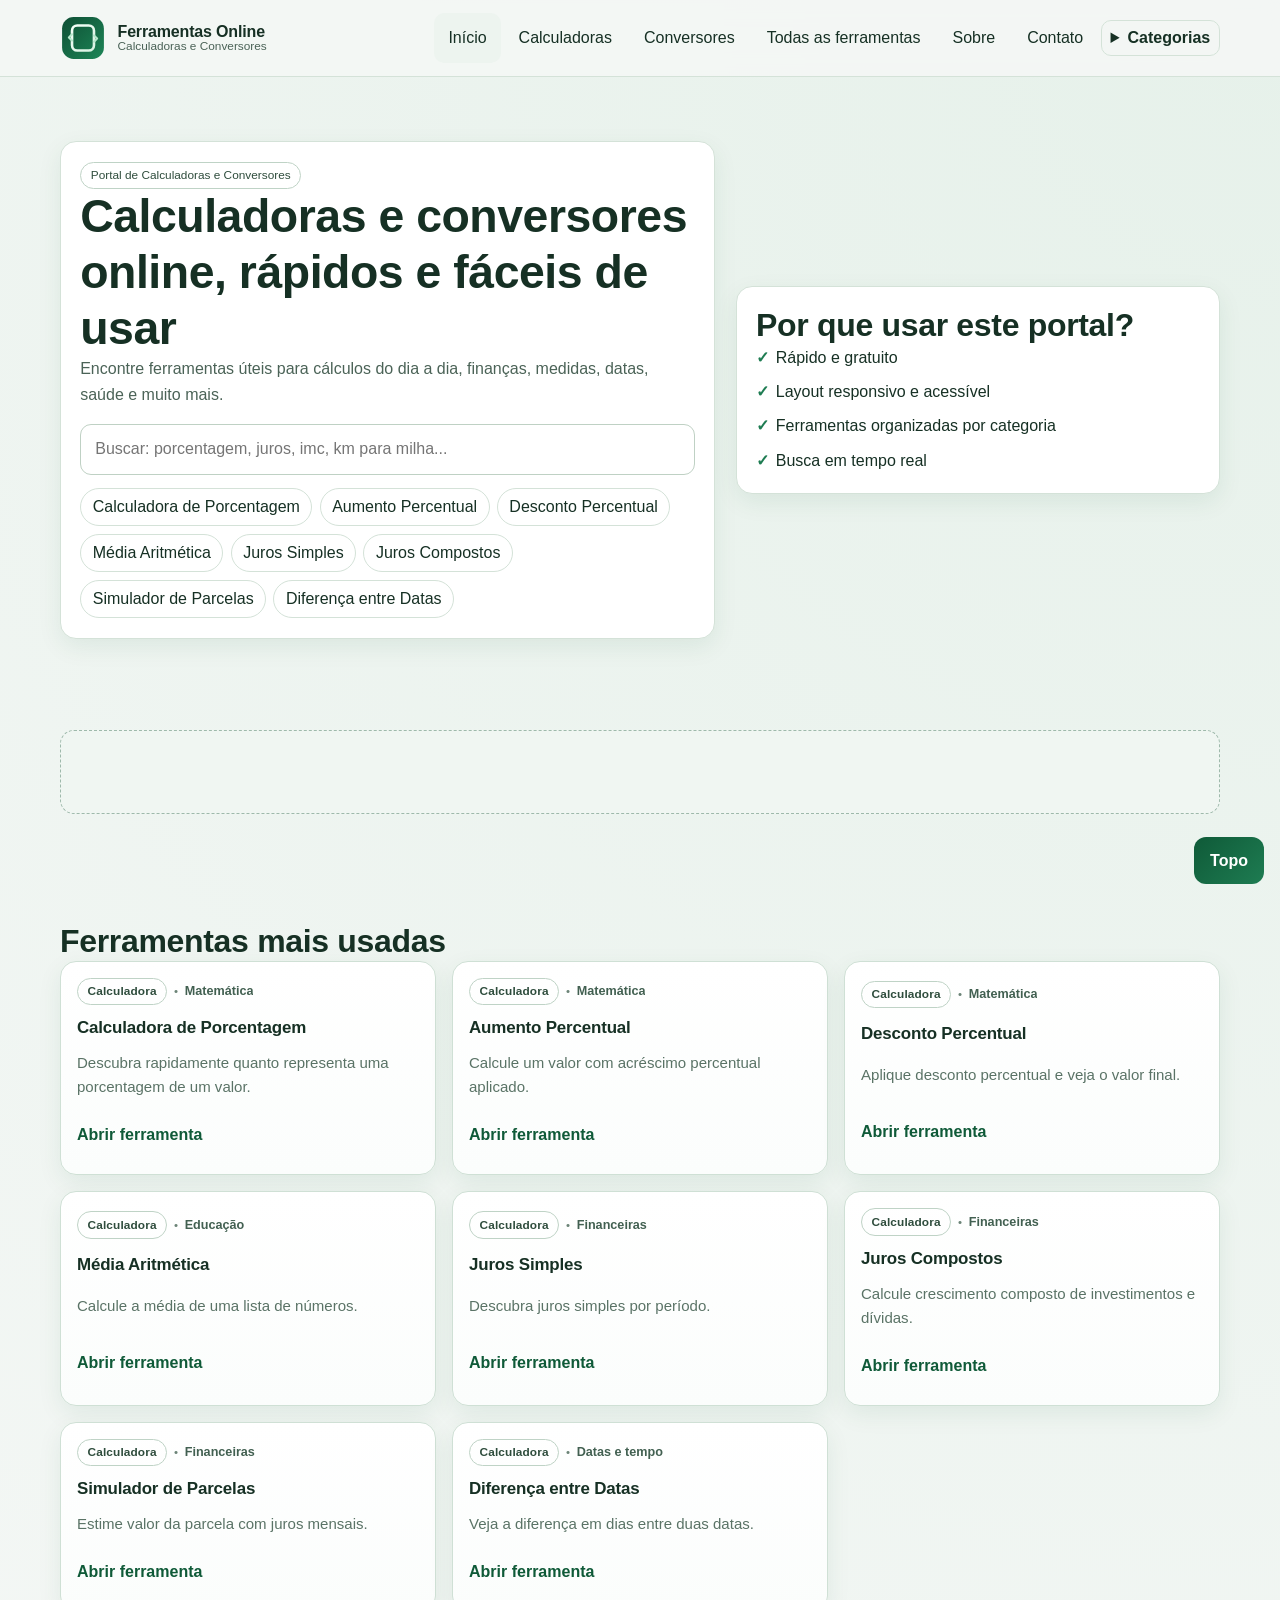
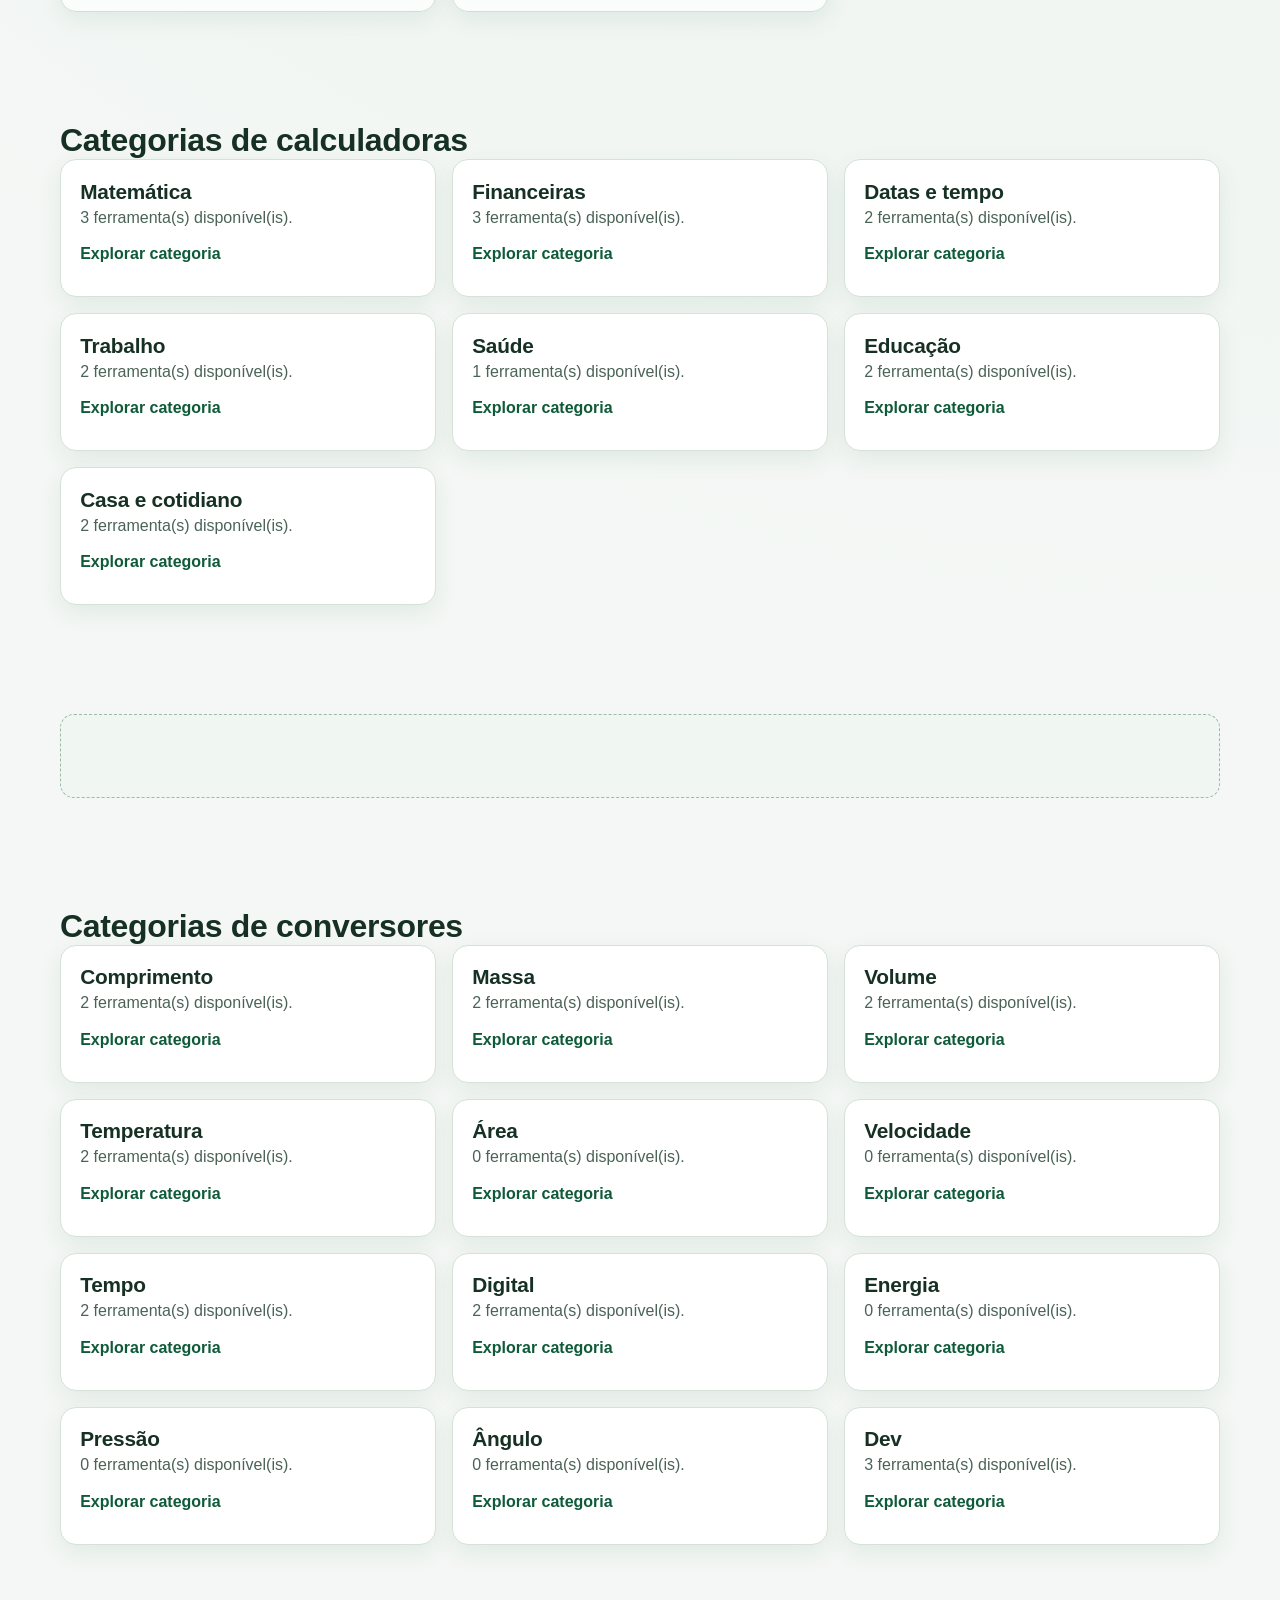
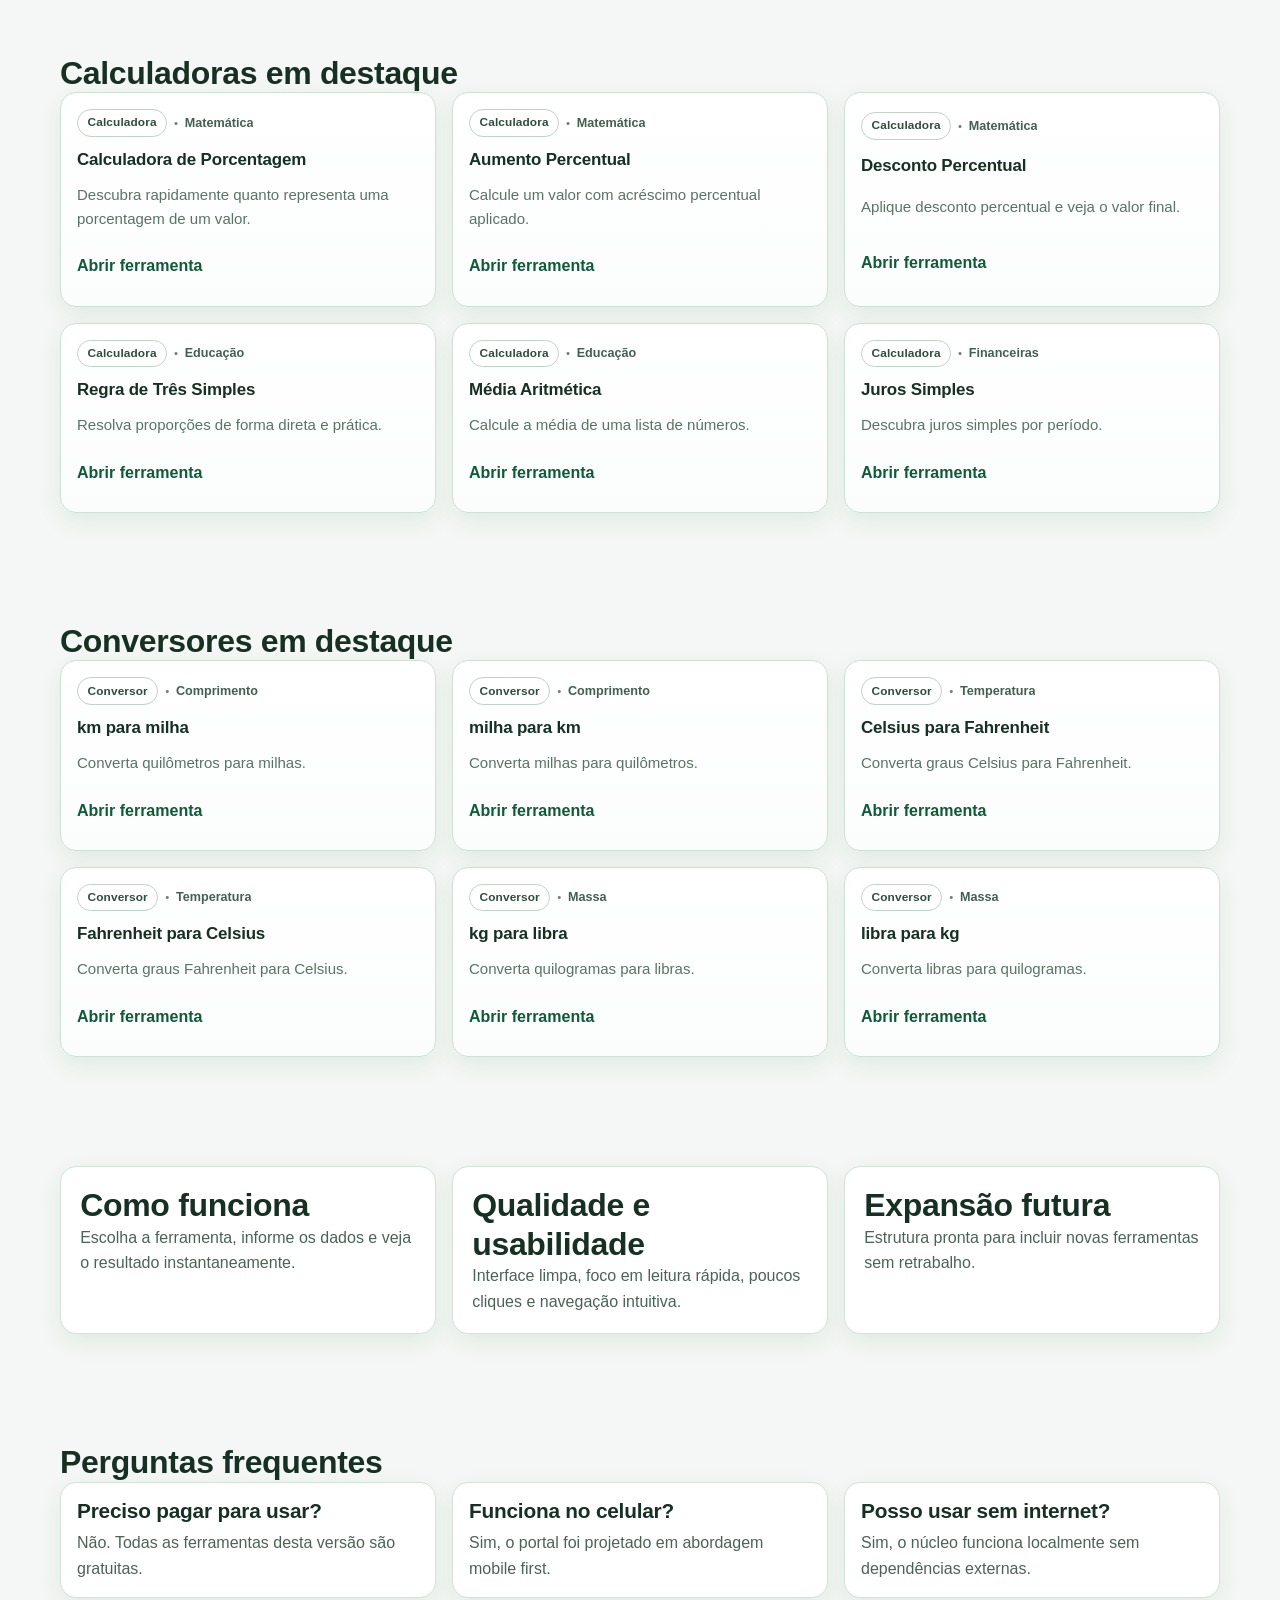
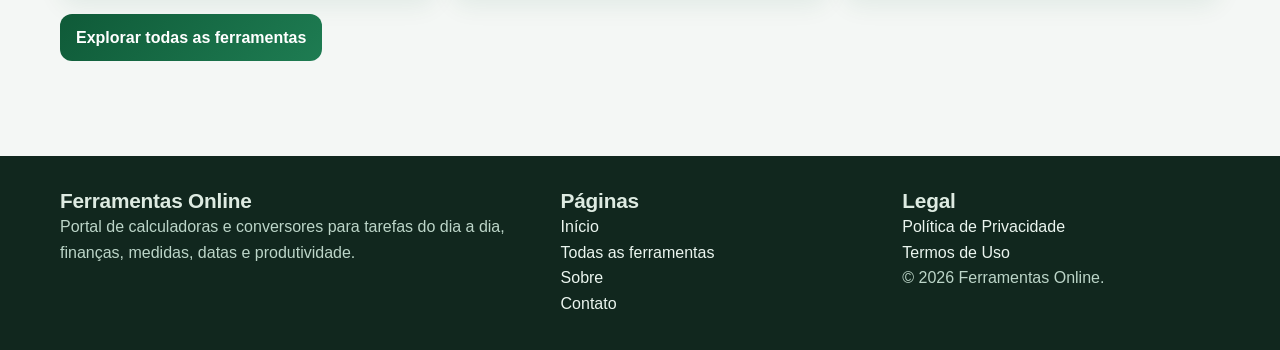
<file: index.html>
﻿<!doctype html>
<html lang="pt-BR">
  <head>
    <meta charset="UTF-8" />
    <meta name="viewport" content="width=device-width, initial-scale=1.0" />
    <title>Ferramentas Online | Calculadoras e Conversores</title>
    <meta
      name="description"
      content="Calculadoras e conversores online rápidos e fáceis de usar para finanças, medidas, datas, saúde e tarefas do dia a dia."
    />
    <meta name="theme-color" content="#0f5a38" />
    <link rel="icon" href="./assets/favicon.svg" type="image/svg+xml" />
    <link rel="stylesheet" href="./css/reset.css" />
    <link rel="stylesheet" href="./css/base.css" />
    <link rel="stylesheet" href="./css/layout.css" />
    <link rel="stylesheet" href="./css/components.css" />
    <link rel="stylesheet" href="./css/responsive.css" />
    <script
      async
      src="https://pagead2.googlesyndication.com/pagead/js/adsbygoogle.js?client=ca-pub-3826501497503920"
      crossorigin="anonymous"
    ></script>
  </head>
  <body data-page="home">
    <header id="site-header"></header>

    <main>
      <section class="hero">
        <div class="container hero-layout">
          <article class="hero-card">
            <span class="tag">Portal de Calculadoras e Conversores</span>
            <h1>Calculadoras e conversores online, rápidos e fáceis de usar</h1>
            <p>
              Encontre ferramentas úteis para cálculos do dia a dia, finanças, medidas, datas, saúde e muito mais.
            </p>

            <div class="search-wrap">
              <label class="visually-hidden" for="homeSearch">Buscar ferramenta</label>
              <input
                id="homeSearch"
                class="search-input"
                type="search"
                placeholder="Buscar: porcentagem, juros, imc, km para milha..."
                autocomplete="off"
                aria-label="Buscar ferramenta"
              />
              <div id="homeSearchSuggestions" class="search-suggestions" hidden></div>
            </div>

            <div id="quickLinks" class="quick-links" aria-label="Atalhos rápidos"></div>
          </article>

          <aside class="panel">
            <h2>Por que usar este portal?</h2>
            <ul class="list-check">
              <li>Rápido e gratuito</li>
              <li>Layout responsivo e acessível</li>
              <li>Ferramentas organizadas por categoria</li>
              <li>Busca em tempo real</li>
            </ul>
          </aside>
        </div>
      </section>

      <section class="section">
        <div class="container ad-slot">
          <ins
            class="adsbygoogle"
            style="display: block"
            data-ad-client="ca-pub-3826501497503920"
            data-ad-slot="1111111111"
            data-ad-format="auto"
            data-full-width-responsive="true"
          ></ins>
          <script>
            (adsbygoogle = window.adsbygoogle || []).push({});
          </script>
        </div>
      </section>

      <section class="section">
        <div class="container">
          <h2>Ferramentas mais usadas</h2>
          <div id="popularTools" class="grid tools"></div>
        </div>
      </section>

      <section class="section">
        <div class="container">
          <h2>Categorias de calculadoras</h2>
          <div id="calculatorCategories" class="grid tools"></div>
        </div>
      </section>

      <section class="section">
        <div class="container ad-slot">
          <ins
            class="adsbygoogle"
            style="display: block"
            data-ad-client="ca-pub-3826501497503920"
            data-ad-slot="2222222222"
            data-ad-format="auto"
            data-full-width-responsive="true"
          ></ins>
          <script>
            (adsbygoogle = window.adsbygoogle || []).push({});
          </script>
        </div>
      </section>

      <section class="section">
        <div class="container">
          <h2>Categorias de conversores</h2>
          <div id="converterCategories" class="grid tools"></div>
        </div>
      </section>

      <section class="section">
        <div class="container">
          <h2>Calculadoras em destaque</h2>
          <div id="calculatorHighlights" class="grid tools"></div>
        </div>
      </section>

      <section class="section">
        <div class="container">
          <h2>Conversores em destaque</h2>
          <div id="converterHighlights" class="grid tools"></div>
        </div>
      </section>

      <section class="section">
        <div class="container grid tools">
          <article class="panel">
            <h2>Como funciona</h2>
            <p>Escolha a ferramenta, informe os dados e veja o resultado instantaneamente.</p>
          </article>
          <article class="panel">
            <h2>Qualidade e usabilidade</h2>
            <p>Interface limpa, foco em leitura rápida, poucos cliques e navegação intuitiva.</p>
          </article>
          <article class="panel">
            <h2>Expansão futura</h2>
            <p>Estrutura pronta para incluir novas ferramentas sem retrabalho.</p>
          </article>
        </div>
      </section>

      <section class="section">
        <div class="container">
          <h2>Perguntas frequentes</h2>
          <div class="grid tools">
            <article class="faq-item">
              <h3>Preciso pagar para usar?</h3>
              <p>Não. Todas as ferramentas desta versão são gratuitas.</p>
            </article>
            <article class="faq-item">
              <h3>Funciona no celular?</h3>
              <p>Sim, o portal foi projetado em abordagem mobile first.</p>
            </article>
            <article class="faq-item">
              <h3>Posso usar sem internet?</h3>
              <p>Sim, o núcleo funciona localmente sem dependências externas.</p>
            </article>
          </div>
          <p style="margin-top: 1rem">
            <a class="btn" href="./pages/ferramentas.html">Explorar todas as ferramentas</a>
          </p>
        </div>
      </section>
    </main>

    <footer id="site-footer"></footer>
    <button id="scrollTopBtn" aria-label="Voltar ao topo"></button>

    <script type="module" src="./js/main.js"></script>
  </body>
</html>
</file>
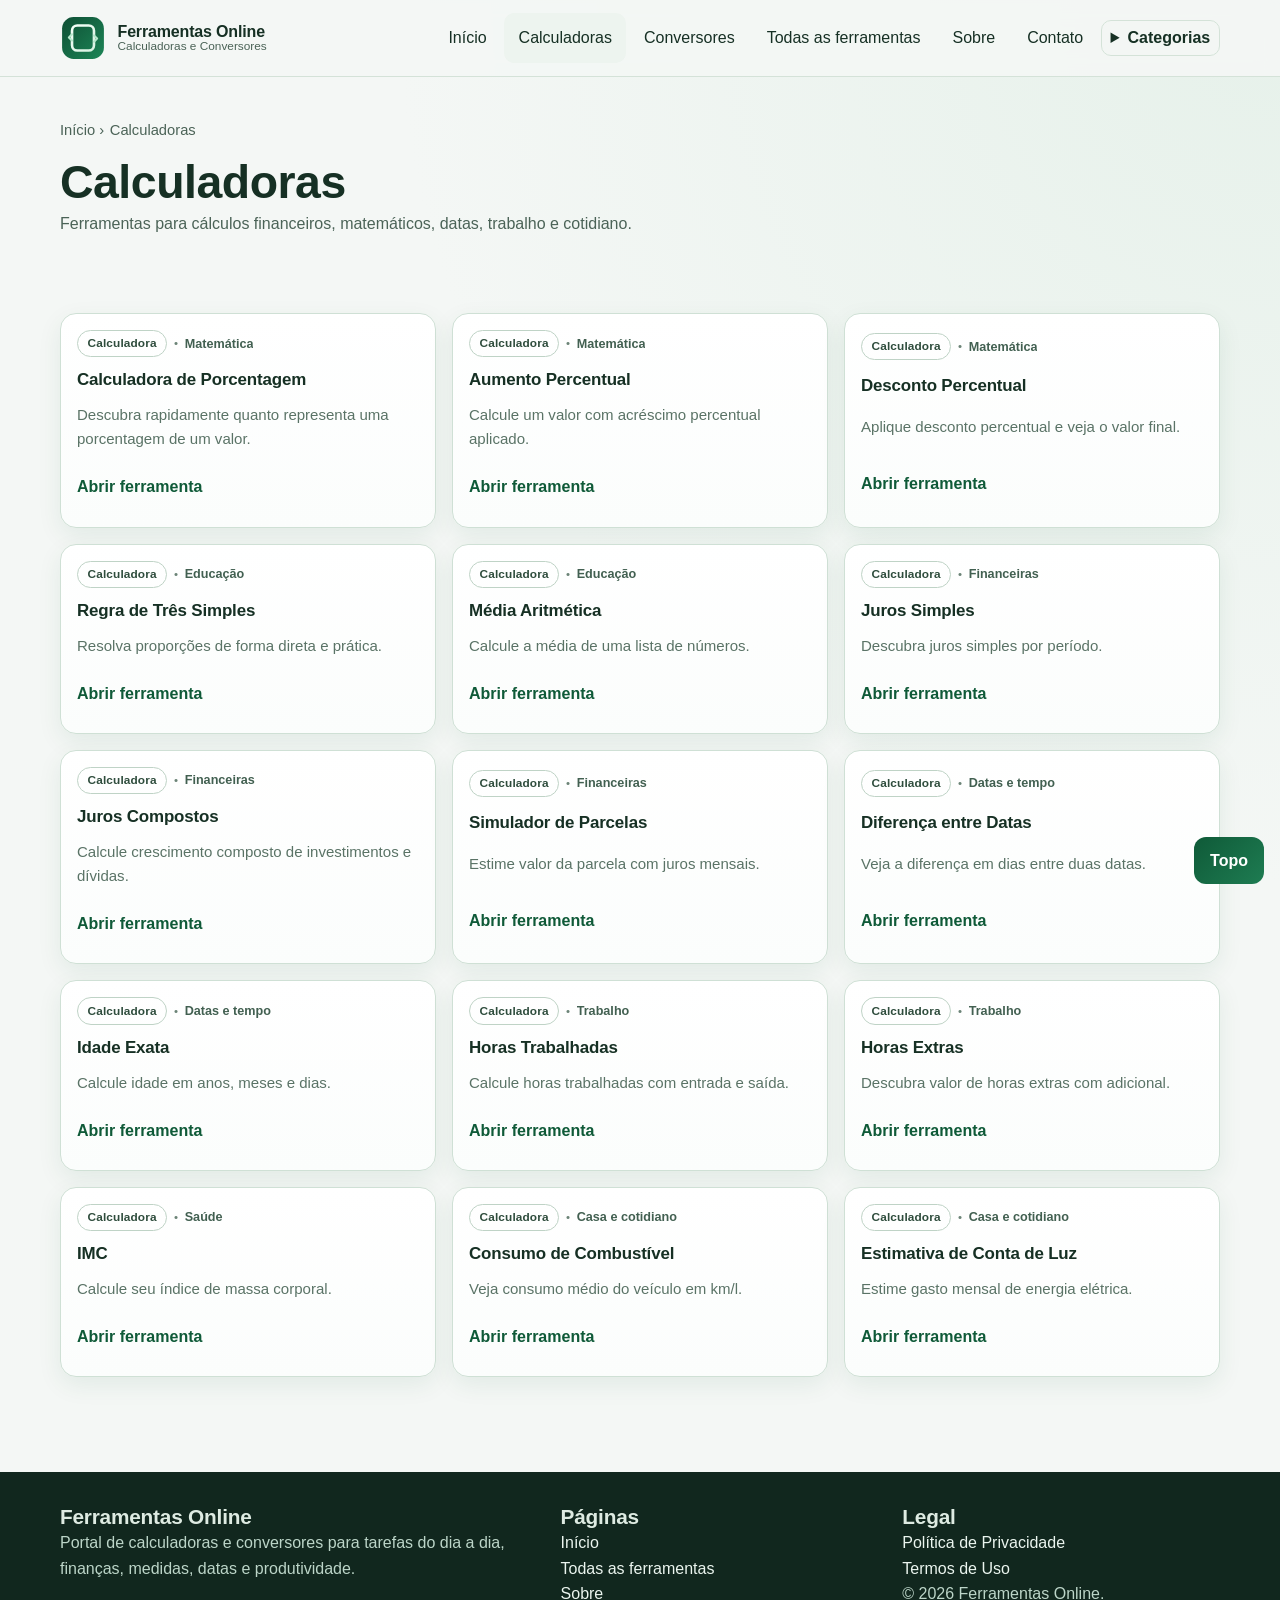
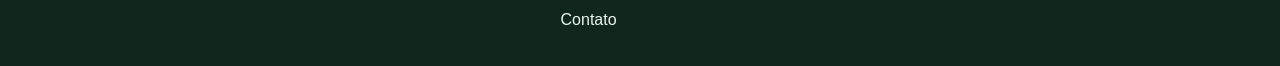
<file: pages/calculadoras.html>
﻿<!doctype html>
<html lang="pt-BR">
  <head>
    <meta charset="UTF-8" />
    <meta name="viewport" content="width=device-width, initial-scale=1.0" />
    <title>Calculadoras Online | Ferramentas Online</title>
    <meta name="description" content="Lista de calculadoras online para porcentagem, juros, datas, saúde e produtividade." />
    <link rel="icon" href="../assets/favicon.svg" type="image/svg+xml" />
    <link rel="stylesheet" href="../css/reset.css" />
    <link rel="stylesheet" href="../css/base.css" />
    <link rel="stylesheet" href="../css/layout.css" />
    <link rel="stylesheet" href="../css/components.css" />
    <link rel="stylesheet" href="../css/responsive.css" />
  </head>
  <body data-page="calculators" data-breadcrumb="Calculadoras">
    <header id="site-header"></header>
    <main>
      <section class="page-hero">
        <div class="container">
          <nav id="breadcrumb"></nav>
          <h1 id="categoryTitle">Calculadoras</h1>
          <p>Ferramentas para cálculos financeiros, matemáticos, datas, trabalho e cotidiano.</p>
        </div>
      </section>
      <section class="section">
        <div class="container">
          <div id="pageTools" class="grid tools"></div>
        </div>
      </section>
    </main>
    <footer id="site-footer"></footer>
    <button id="scrollTopBtn" aria-label="Voltar ao topo"></button>
    <script type="module" src="../js/main.js"></script>
  </body>
</html>
</file>
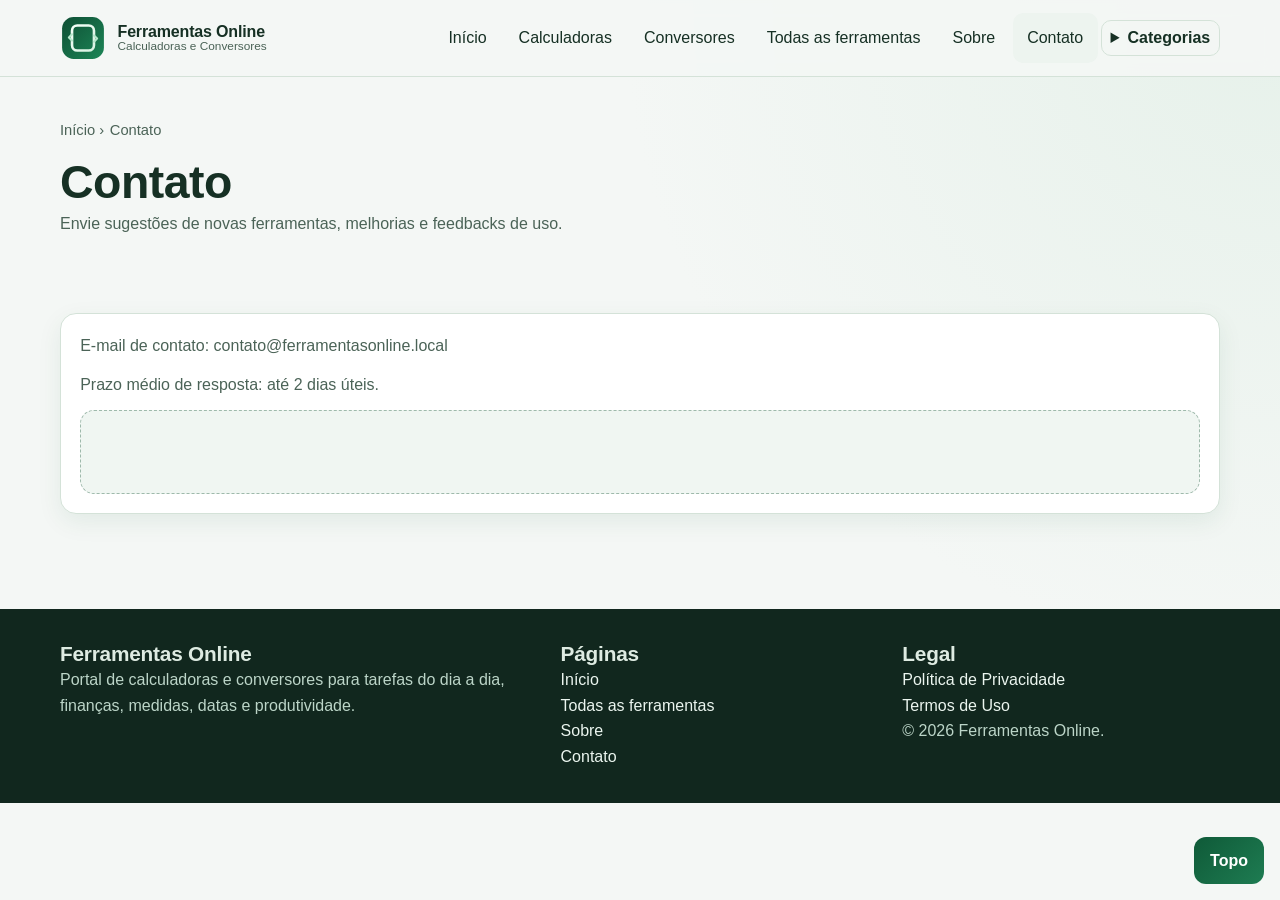
<file: pages/contato.html>
﻿<!doctype html>
<html lang="pt-BR">
  <head>
    <meta charset="UTF-8" />
    <meta name="viewport" content="width=device-width, initial-scale=1.0" />
    <title>Contato | Ferramentas Online</title>
    <meta name="description" content="Página de contato do projeto Ferramentas Online." />
    <link rel="icon" href="../assets/favicon.svg" type="image/svg+xml" />
    <link rel="stylesheet" href="../css/reset.css" />
    <link rel="stylesheet" href="../css/base.css" />
    <link rel="stylesheet" href="../css/layout.css" />
    <link rel="stylesheet" href="../css/components.css" />
    <link rel="stylesheet" href="../css/responsive.css" />
    <script
      async
      src="https://pagead2.googlesyndication.com/pagead/js/adsbygoogle.js?client=ca-pub-3826501497503920"
      crossorigin="anonymous"
    ></script>
  </head>
  <body data-page="contact" data-breadcrumb="Contato">
    <header id="site-header"></header>
    <main>
      <section class="page-hero">
        <div class="container">
          <nav id="breadcrumb"></nav>
          <h1>Contato</h1>
          <p>Envie sugestões de novas ferramentas, melhorias e feedbacks de uso.</p>
        </div>
      </section>
      <section class="section">
        <div class="container panel content-text">
          <p>E-mail de contato: <a href="mailto:contato@ferramentasonline.local">contato@ferramentasonline.local</a></p>
          <p>Prazo médio de resposta: até 2 dias úteis.</p>
          <div class="ad-slot">
            <ins
              class="adsbygoogle"
              style="display: block"
              data-ad-client="ca-pub-3826501497503920"
              data-ad-slot="3333333333"
              data-ad-format="auto"
              data-full-width-responsive="true"
            ></ins>
            <script>
              (adsbygoogle = window.adsbygoogle || []).push({});
            </script>
          </div>
        </div>
      </section>
    </main>
    <footer id="site-footer"></footer>
    <button id="scrollTopBtn" aria-label="Voltar ao topo"></button>
    <script type="module" src="../js/main.js"></script>
  </body>
</html>
</file>
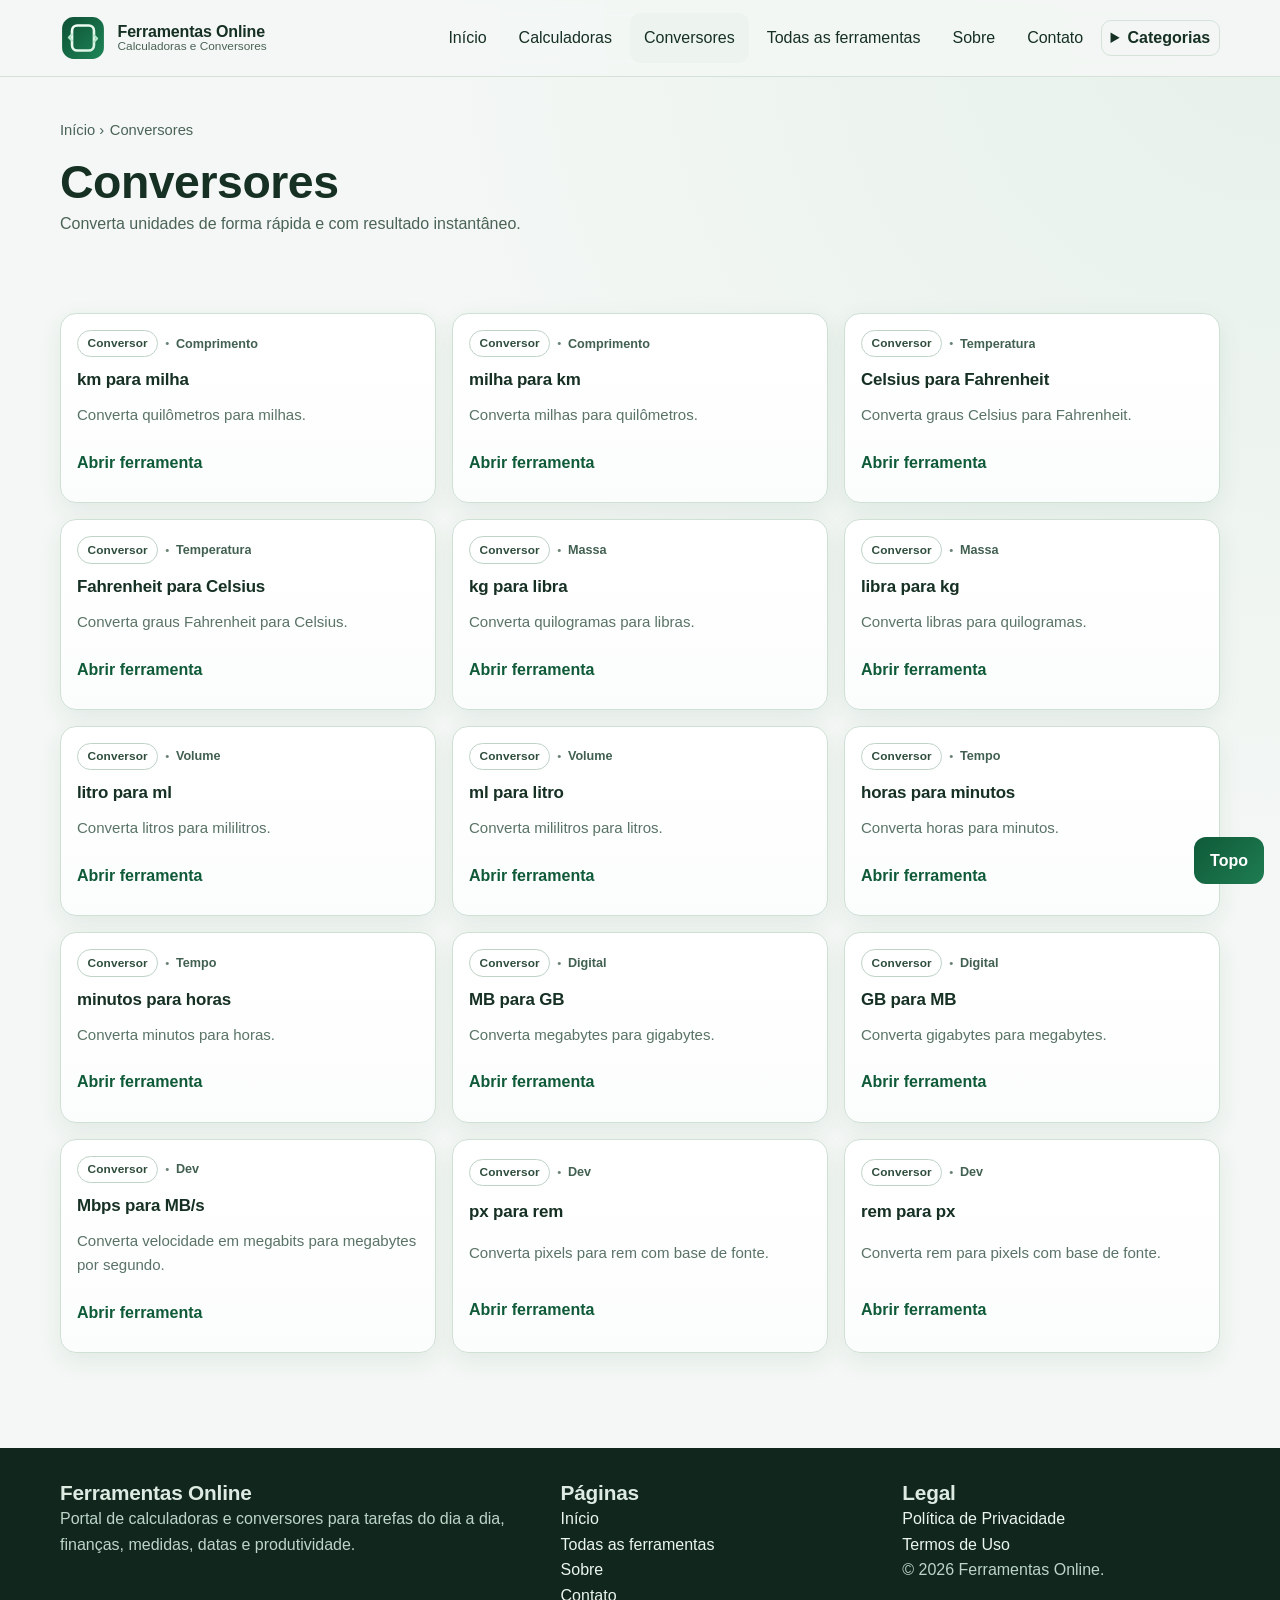
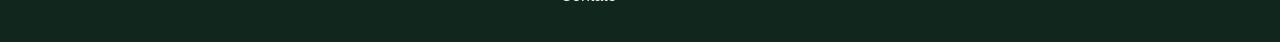
<file: pages/conversores.html>
﻿<!doctype html>
<html lang="pt-BR">
  <head>
    <meta charset="UTF-8" />
    <meta name="viewport" content="width=device-width, initial-scale=1.0" />
    <title>Conversores Online | Ferramentas Online</title>
    <meta name="description" content="Conversores online de medidas, temperatura, massa, digital e utilidades para dev." />
    <link rel="icon" href="../assets/favicon.svg" type="image/svg+xml" />
    <link rel="stylesheet" href="../css/reset.css" />
    <link rel="stylesheet" href="../css/base.css" />
    <link rel="stylesheet" href="../css/layout.css" />
    <link rel="stylesheet" href="../css/components.css" />
    <link rel="stylesheet" href="../css/responsive.css" />
  </head>
  <body data-page="converters" data-breadcrumb="Conversores">
    <header id="site-header"></header>
    <main>
      <section class="page-hero">
        <div class="container">
          <nav id="breadcrumb"></nav>
          <h1 id="categoryTitle">Conversores</h1>
          <p>Converta unidades de forma rápida e com resultado instantâneo.</p>
        </div>
      </section>
      <section class="section">
        <div class="container">
          <div id="pageTools" class="grid tools"></div>
        </div>
      </section>
    </main>
    <footer id="site-footer"></footer>
    <button id="scrollTopBtn" aria-label="Voltar ao topo"></button>
    <script type="module" src="../js/main.js"></script>
  </body>
</html>
</file>
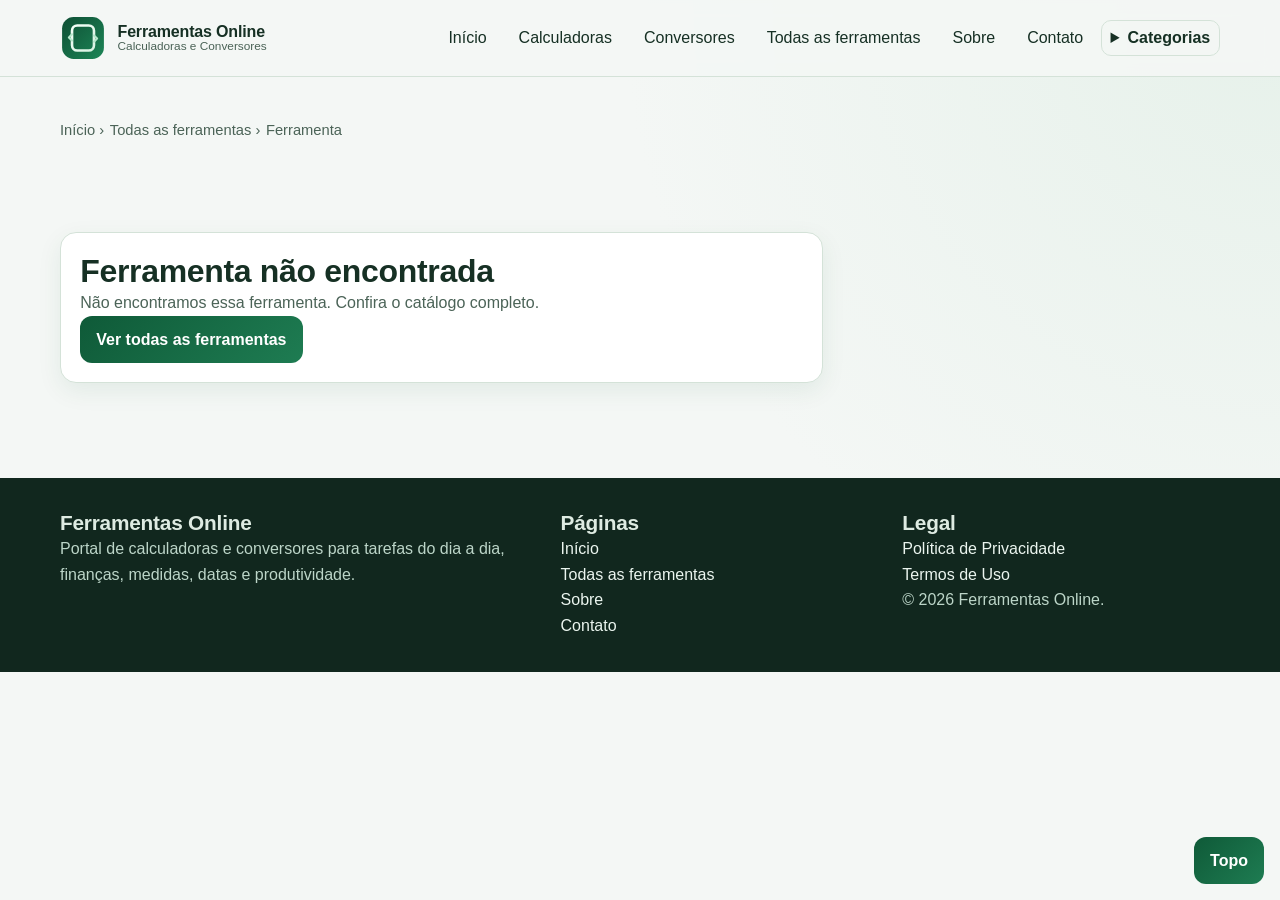
<file: pages/ferramenta.html>
﻿<!doctype html>
<html lang="pt-BR">
  <head>
    <meta charset="UTF-8" />
    <meta name="viewport" content="width=device-width, initial-scale=1.0" />
    <title>Ferramenta | Ferramentas Online</title>
    <meta name="description" content="Use calculadoras e conversores com explicação simples e resultado instantâneo." />
    <link rel="icon" href="../assets/favicon.svg" type="image/svg+xml" />
    <link rel="stylesheet" href="../css/reset.css" />
    <link rel="stylesheet" href="../css/base.css" />
    <link rel="stylesheet" href="../css/layout.css" />
    <link rel="stylesheet" href="../css/components.css" />
    <link rel="stylesheet" href="../css/responsive.css" />
  </head>
  <body data-page="tool" data-breadcrumb="Todas as ferramentas|Ferramenta">
    <header id="site-header"></header>
    <main>
      <section class="page-hero">
        <div class="container">
          <nav id="breadcrumb"></nav>
        </div>
      </section>
      <section class="section">
        <div class="container page-layout" id="toolDetail"></div>
      </section>
    </main>
    <footer id="site-footer"></footer>
    <button id="scrollTopBtn" aria-label="Voltar ao topo"></button>
    <script type="module" src="../js/main.js"></script>
  </body>
</html>
</file>
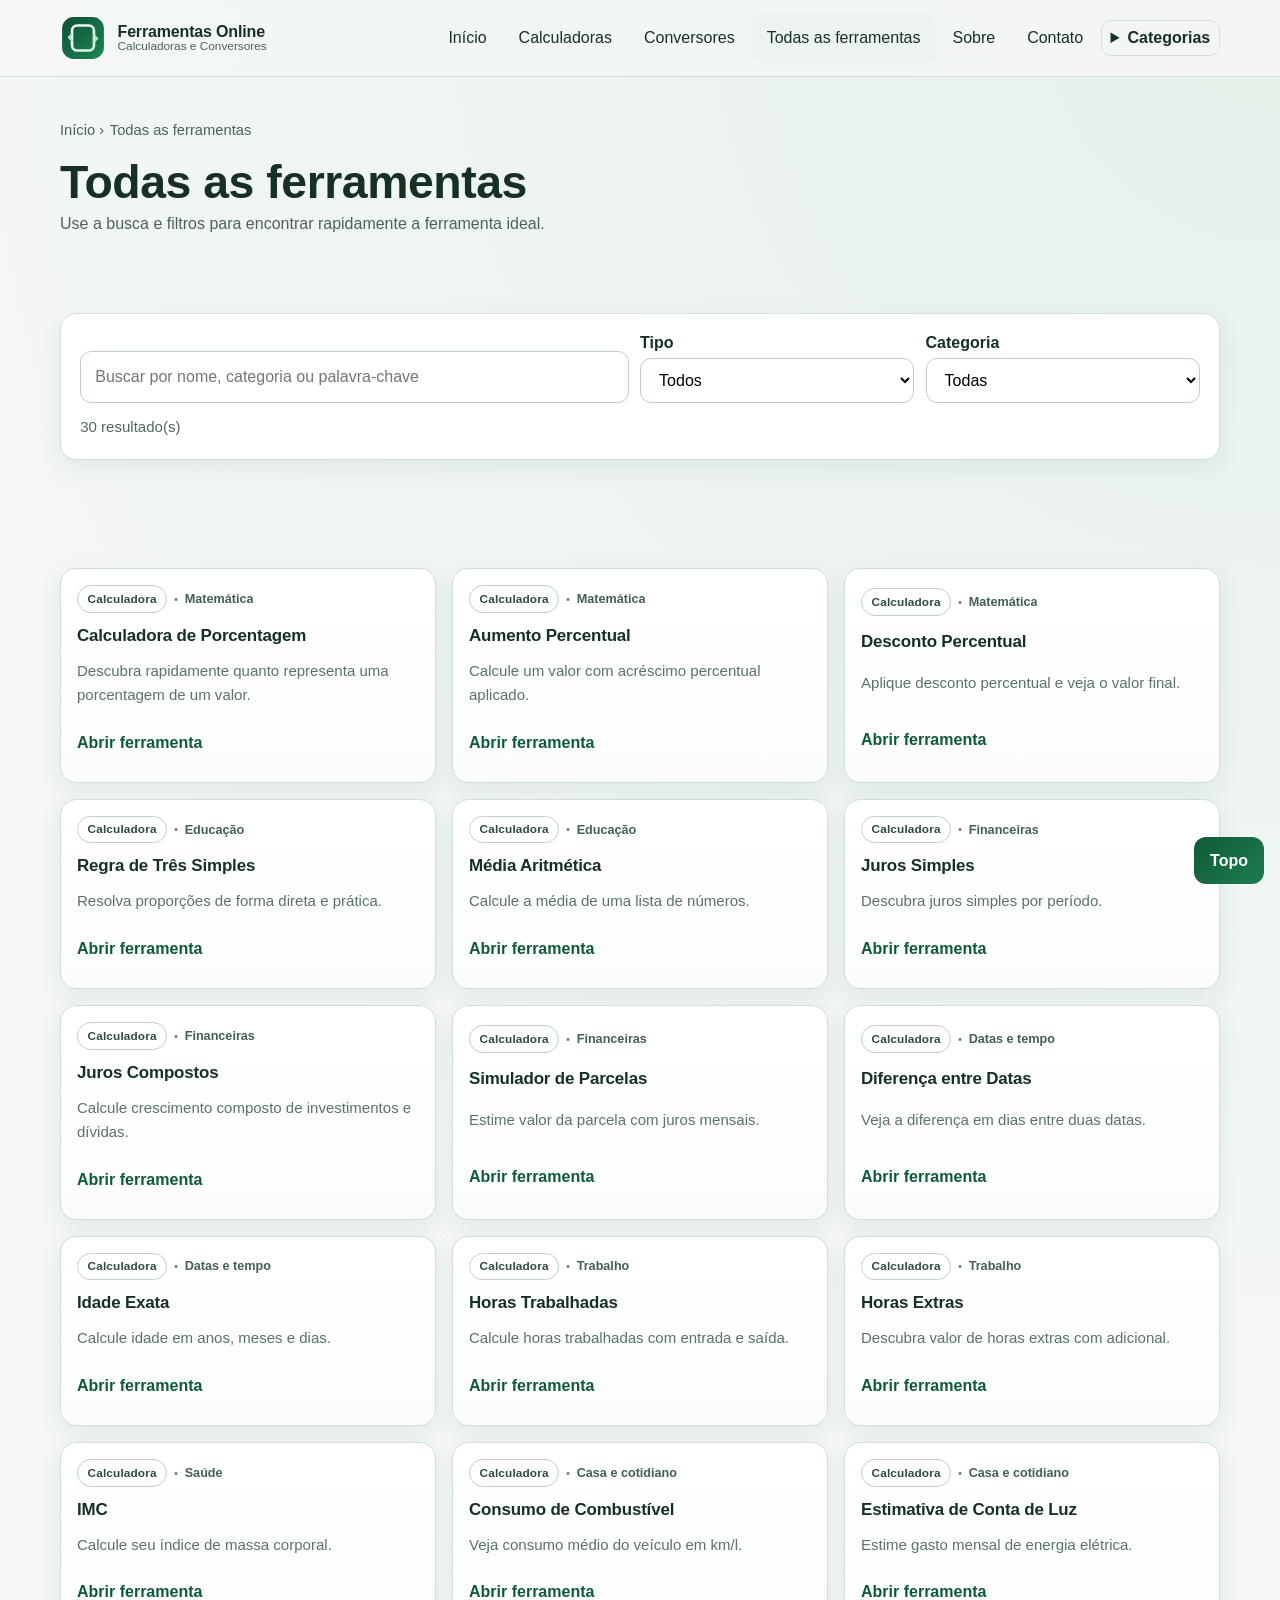
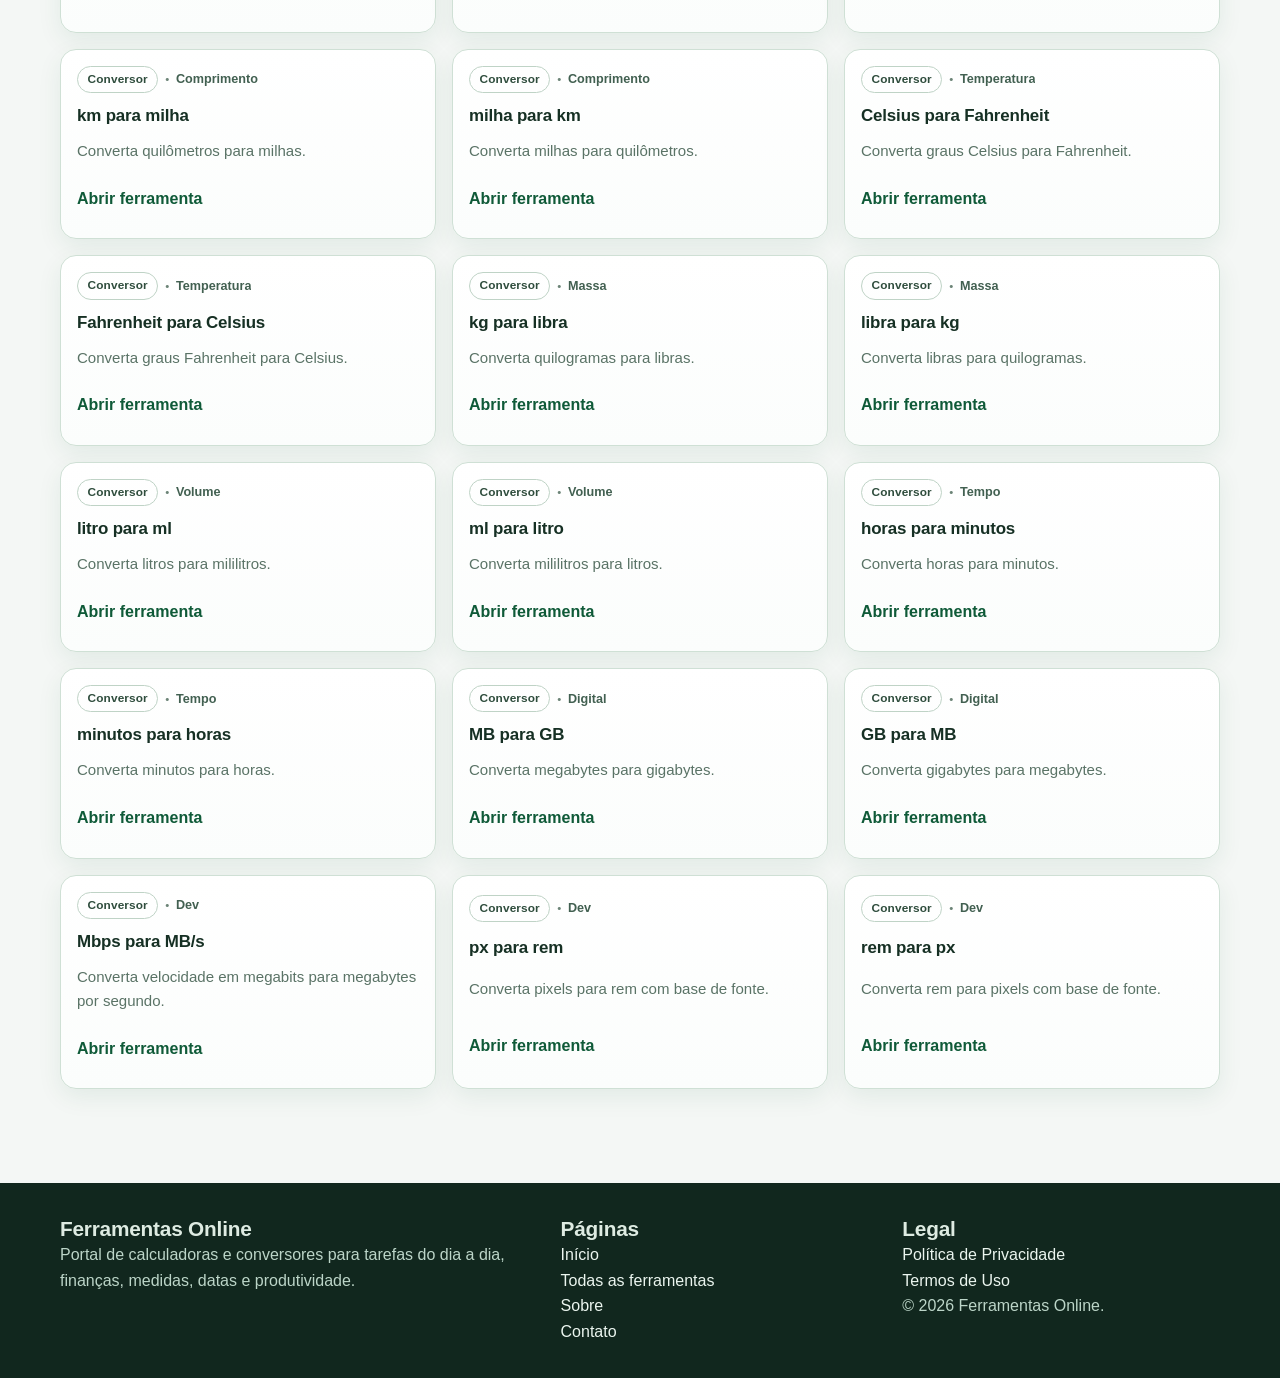
<file: pages/ferramentas.html>
﻿<!doctype html>
<html lang="pt-BR">
  <head>
    <meta charset="UTF-8" />
    <meta name="viewport" content="width=device-width, initial-scale=1.0" />
    <title>Todas as Ferramentas | Ferramentas Online</title>
    <meta name="description" content="Busque e filtre todas as calculadoras e conversores do portal." />
    <link rel="icon" href="../assets/favicon.svg" type="image/svg+xml" />
    <link rel="stylesheet" href="../css/reset.css" />
    <link rel="stylesheet" href="../css/base.css" />
    <link rel="stylesheet" href="../css/layout.css" />
    <link rel="stylesheet" href="../css/components.css" />
    <link rel="stylesheet" href="../css/responsive.css" />
  </head>
  <body data-page="tools" data-breadcrumb="Todas as ferramentas">
    <header id="site-header"></header>
    <main>
      <section class="page-hero">
        <div class="container">
          <nav id="breadcrumb"></nav>
          <h1>Todas as ferramentas</h1>
          <p>Use a busca e filtros para encontrar rapidamente a ferramenta ideal.</p>
        </div>
      </section>

      <section class="section">
        <div class="container panel">
          <div class="inline-filters">
            <div class="search-wrap">
              <label class="visually-hidden" for="allSearch">Buscar ferramenta</label>
              <input id="allSearch" class="search-input" type="search" placeholder="Buscar por nome, categoria ou palavra-chave" autocomplete="off" />
              <div id="allSearchSuggestions" class="search-suggestions" hidden></div>
            </div>
            <div>
              <label for="filterType">Tipo</label>
              <select id="filterType" class="select" aria-label="Filtrar por tipo">
                <option value="">Todos</option>
                <option value="calculadora">Calculadoras</option>
                <option value="conversor">Conversores</option>
              </select>
            </div>
            <div>
              <label for="filterCategory">Categoria</label>
              <select id="filterCategory" class="select" aria-label="Filtrar por categoria">
                <option value="">Todas</option>
              </select>
            </div>
          </div>
          <p id="resultsCount" class="stat results-count"></p>
        </div>
      </section>

      <section class="section">
        <div class="container">
          <div id="allToolsGrid" class="grid tools"></div>
        </div>
      </section>
    </main>
    <footer id="site-footer"></footer>
    <button id="scrollTopBtn" aria-label="Voltar ao topo"></button>
    <script type="module" src="../js/main.js"></script>
  </body>
</html>
</file>
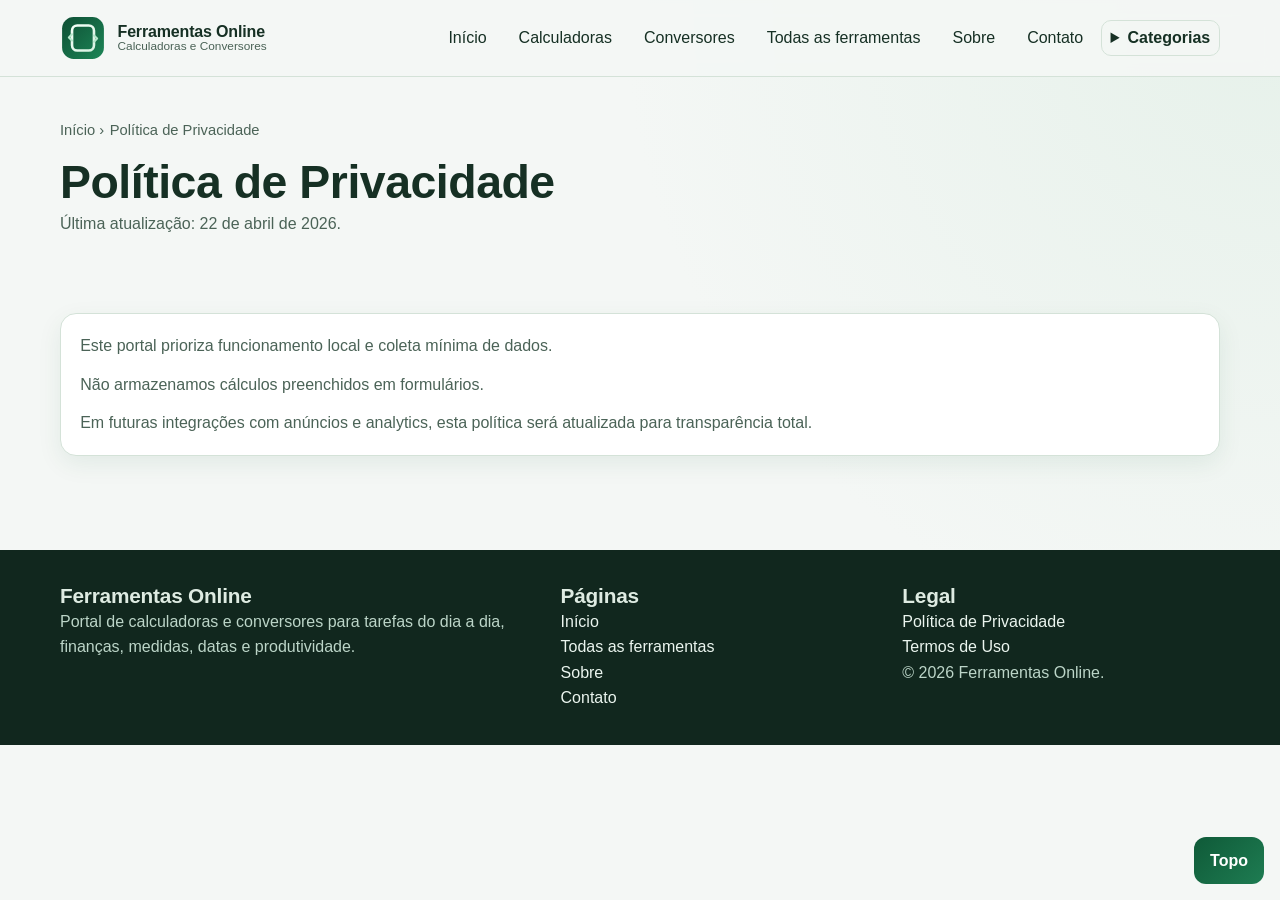
<file: pages/politica-privacidade.html>
﻿<!doctype html>
<html lang="pt-BR">
  <head>
    <meta charset="UTF-8" />
    <meta name="viewport" content="width=device-width, initial-scale=1.0" />
    <title>Política de Privacidade | Ferramentas Online</title>
    <meta name="description" content="Política de privacidade do portal Ferramentas Online." />
    <link rel="icon" href="../assets/favicon.svg" type="image/svg+xml" />
    <link rel="stylesheet" href="../css/reset.css" />
    <link rel="stylesheet" href="../css/base.css" />
    <link rel="stylesheet" href="../css/layout.css" />
    <link rel="stylesheet" href="../css/components.css" />
    <link rel="stylesheet" href="../css/responsive.css" />
  </head>
  <body data-page="privacy" data-breadcrumb="Política de Privacidade">
    <header id="site-header"></header>
    <main>
      <section class="page-hero">
        <div class="container">
          <nav id="breadcrumb"></nav>
          <h1>Política de Privacidade</h1>
          <p>Última atualização: 22 de abril de 2026.</p>
        </div>
      </section>
      <section class="section">
        <div class="container panel content-text">
          <p>Este portal prioriza funcionamento local e coleta mínima de dados.</p>
          <p>Não armazenamos cálculos preenchidos em formulários.</p>
          <p>Em futuras integrações com anúncios e analytics, esta política será atualizada para transparência total.</p>
        </div>
      </section>
    </main>
    <footer id="site-footer"></footer>
    <button id="scrollTopBtn" aria-label="Voltar ao topo"></button>
    <script type="module" src="../js/main.js"></script>
  </body>
</html>
</file>
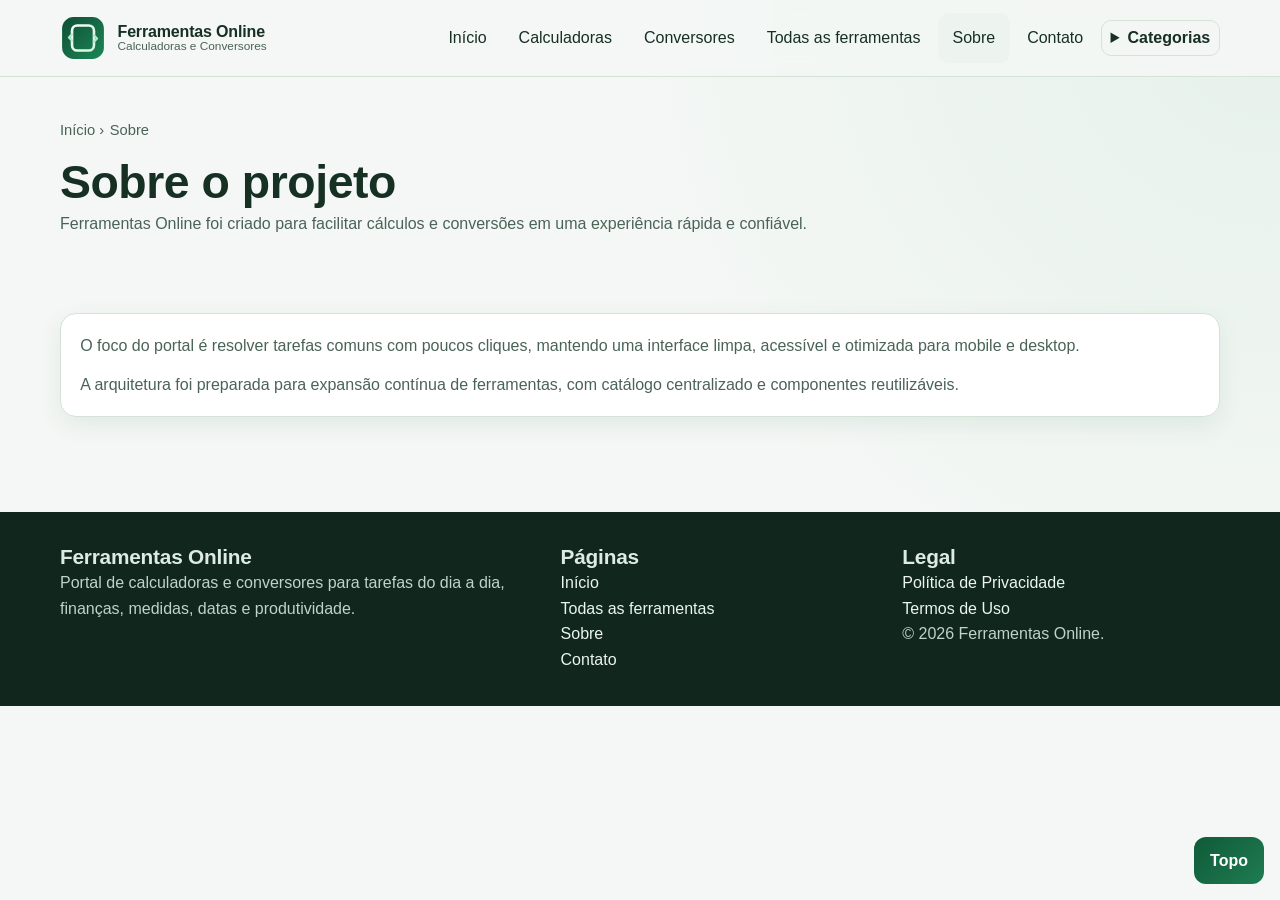
<file: pages/sobre.html>
﻿<!doctype html>
<html lang="pt-BR">
  <head>
    <meta charset="UTF-8" />
    <meta name="viewport" content="width=device-width, initial-scale=1.0" />
    <title>Sobre | Ferramentas Online</title>
    <meta name="description" content="Conheça o projeto Ferramentas Online e sua proposta de utilidade prática." />
    <link rel="icon" href="../assets/favicon.svg" type="image/svg+xml" />
    <link rel="stylesheet" href="../css/reset.css" />
    <link rel="stylesheet" href="../css/base.css" />
    <link rel="stylesheet" href="../css/layout.css" />
    <link rel="stylesheet" href="../css/components.css" />
    <link rel="stylesheet" href="../css/responsive.css" />
  </head>
  <body data-page="about" data-breadcrumb="Sobre">
    <header id="site-header"></header>
    <main>
      <section class="page-hero">
        <div class="container">
          <nav id="breadcrumb"></nav>
          <h1>Sobre o projeto</h1>
          <p>Ferramentas Online foi criado para facilitar cálculos e conversões em uma experiência rápida e confiável.</p>
        </div>
      </section>
      <section class="section">
        <div class="container content-text panel">
          <p>
            O foco do portal é resolver tarefas comuns com poucos cliques, mantendo uma interface limpa, acessível e otimizada para mobile e desktop.
          </p>
          <p>
            A arquitetura foi preparada para expansão contínua de ferramentas, com catálogo centralizado e componentes reutilizáveis.
          </p>
        </div>
      </section>
    </main>
    <footer id="site-footer"></footer>
    <button id="scrollTopBtn" aria-label="Voltar ao topo"></button>
    <script type="module" src="../js/main.js"></script>
  </body>
</html>
</file>
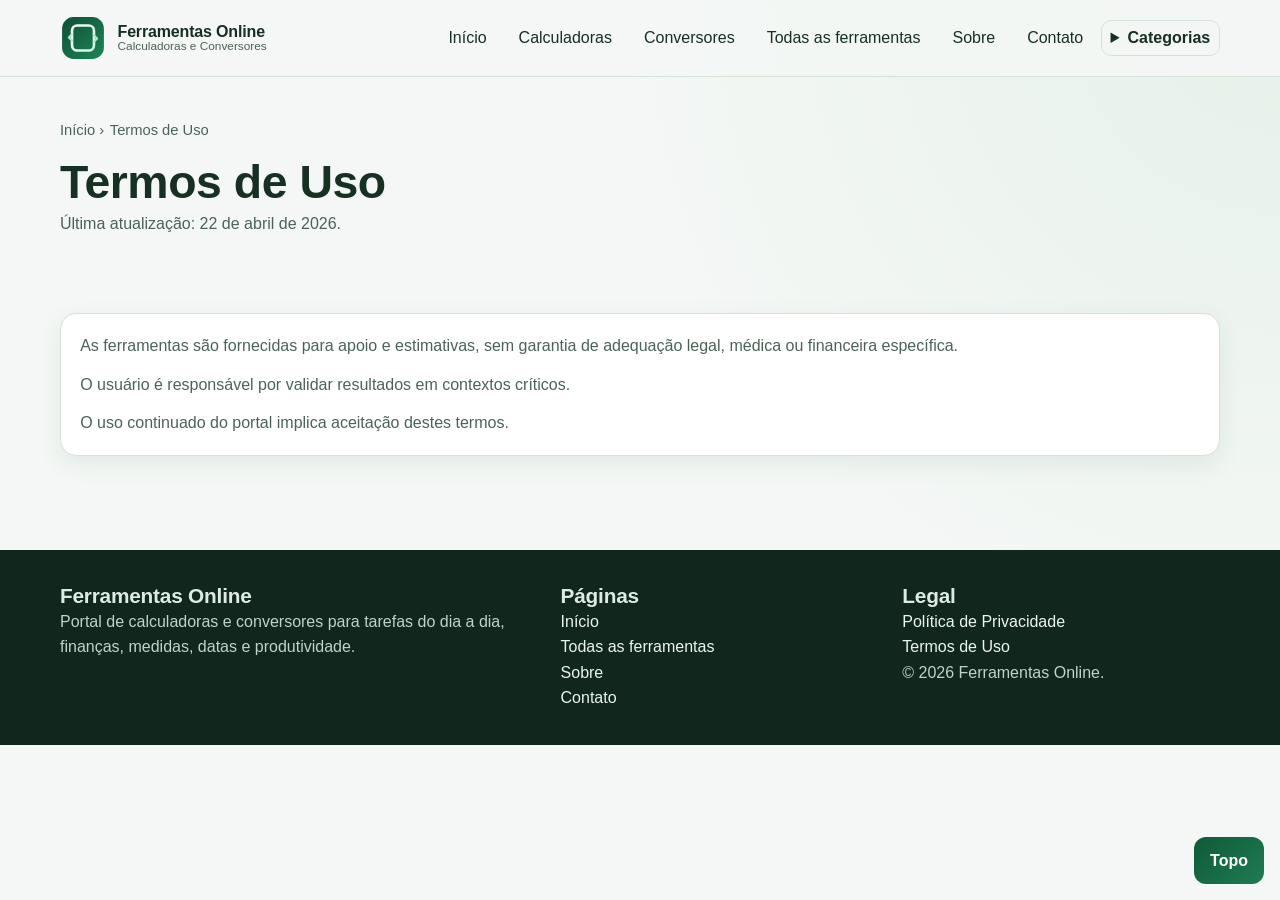
<file: pages/termos-de-uso.html>
﻿<!doctype html>
<html lang="pt-BR">
  <head>
    <meta charset="UTF-8" />
    <meta name="viewport" content="width=device-width, initial-scale=1.0" />
    <title>Termos de Uso | Ferramentas Online</title>
    <meta name="description" content="Termos de uso para utilização das ferramentas online do portal." />
    <link rel="icon" href="../assets/favicon.svg" type="image/svg+xml" />
    <link rel="stylesheet" href="../css/reset.css" />
    <link rel="stylesheet" href="../css/base.css" />
    <link rel="stylesheet" href="../css/layout.css" />
    <link rel="stylesheet" href="../css/components.css" />
    <link rel="stylesheet" href="../css/responsive.css" />
  </head>
  <body data-page="terms" data-breadcrumb="Termos de Uso">
    <header id="site-header"></header>
    <main>
      <section class="page-hero">
        <div class="container">
          <nav id="breadcrumb"></nav>
          <h1>Termos de Uso</h1>
          <p>Última atualização: 22 de abril de 2026.</p>
        </div>
      </section>
      <section class="section">
        <div class="container panel content-text">
          <p>As ferramentas são fornecidas para apoio e estimativas, sem garantia de adequação legal, médica ou financeira específica.</p>
          <p>O usuário é responsável por validar resultados em contextos críticos.</p>
          <p>O uso continuado do portal implica aceitação destes termos.</p>
        </div>
      </section>
    </main>
    <footer id="site-footer"></footer>
    <button id="scrollTopBtn" aria-label="Voltar ao topo"></button>
    <script type="module" src="../js/main.js"></script>
  </body>
</html>
</file>
<file: css/base.css>
﻿:root {
  --bg: #f4f7f5;
  --surface: #ffffff;
  --surface-soft: #edf4ef;
  --text: #163024;
  --text-soft: #4b6357;
  --primary: #0f5a38;
  --primary-2: #1e7c52;
  --border: #d4e2d8;
  --shadow: 0 8px 24px rgba(15, 90, 56, 0.08);
  --radius: 16px;
  --container: 1160px;
}

html {
  scroll-behavior: smooth;
}

body {
  font-family: "Segoe UI", "Inter", sans-serif;
  background: radial-gradient(circle at top right, #e6f1ea 0%, var(--bg) 42%);
  color: var(--text);
  line-height: 1.6;
}

h1,
h2,
h3,
h4 {
  line-height: 1.2;
  letter-spacing: -0.01em;
}

h1 {
  font-size: clamp(1.8rem, 4vw, 2.9rem);
}

h2 {
  font-size: clamp(1.4rem, 3vw, 2rem);
}

h3 {
  font-size: clamp(1.08rem, 2.3vw, 1.3rem);
}

p {
  color: var(--text-soft);
}

.container {
  width: min(var(--container), 94vw);
  margin-inline: auto;
}

.section {
  padding: 2.7rem 0;
}

.visually-hidden {
  position: absolute;
  width: 1px;
  height: 1px;
  margin: -1px;
  border: 0;
  overflow: hidden;
  clip: rect(0, 0, 0, 0);
}

:focus-visible {
  outline: 3px solid #71b896;
  outline-offset: 2px;
}
</file>
<file: css/layout.css>
﻿.site-header {
  position: sticky;
  top: 0;
  z-index: 40;
  backdrop-filter: blur(10px);
  background: rgba(244, 247, 245, 0.93);
  border-bottom: 1px solid var(--border);
}

.header-inner {
  min-height: 76px;
  display: flex;
  align-items: center;
  justify-content: space-between;
  gap: 1rem;
}

.brand {
  display: flex;
  align-items: center;
  gap: 0.72rem;
  min-width: 0;
}

.brand-mark {
  width: 46px;
  height: 46px;
  flex: 0 0 auto;
}

.brand-text {
  display: grid;
  line-height: 1.1;
}

.brand-text strong {
  font-size: 1rem;
  letter-spacing: -0.01em;
}

.brand-text small {
  font-size: 0.74rem;
  color: var(--text-soft);
  white-space: nowrap;
}

.main-nav {
  position: fixed;
  inset: 76px 0 auto 0;
  transform: translateY(-120%);
  transition: transform 0.25s ease;
  background: var(--surface);
  border-bottom: 1px solid var(--border);
  box-shadow: var(--shadow);
}

.main-nav.open {
  transform: translateY(0);
}

.nav-list {
  display: flex;
  flex-direction: column;
  padding: 1rem;
  gap: 0.2rem;
}

.hero {
  padding: 4rem 0 2.3rem;
}

.hero-layout {
  display: grid;
  gap: 1.3rem;
}

.page-hero {
  padding: 2.6rem 0 1.4rem;
}

.page-layout {
  display: grid;
  gap: 1rem;
}

.grid {
  display: grid;
  gap: 1rem;
}

.grid.tools {
  grid-template-columns: 1fr;
}

.ad-slot {
  border: 1px dashed #9eb9ab;
  background: #f0f6f2;
  border-radius: 14px;
  min-height: 84px;
  display: grid;
  place-items: center;
  font-size: 0.92rem;
  color: #496556;
  text-align: center;
  padding: 1rem;
}

.breadcrumb {
  font-size: 0.92rem;
  margin-bottom: 0.8rem;
  color: var(--text-soft);
}

.breadcrumb ol {
  display: flex;
  flex-wrap: wrap;
  gap: 0.35rem;
}

.footer {
  background: #11271e;
  color: #deebe2;
  margin-top: 2.5rem;
  padding: 2.1rem 0;
}

.footer-grid {
  display: grid;
  gap: 1.5rem;
}

.footer a {
  color: #ebf5ef;
}

.footer p {
  color: #bcd5c8;
}

.scroll-top {
  position: fixed;
  right: 1rem;
  bottom: 1rem;
  z-index: 50;
}
</file>
<file: css/components.css>
﻿.menu-toggle {
  width: 44px;
  height: 44px;
  border: 1px solid var(--border);
  border-radius: 12px;
  background: var(--surface);
}

.nav-link {
  display: block;
  padding: 0.75rem 0.9rem;
  border-radius: 10px;
  color: var(--text);
}

.nav-link:hover,
.nav-link.active {
  background: var(--surface-soft);
}

.dropdown > details {
  border-radius: 10px;
  border: 1px solid var(--border);
  padding: 0.28rem 0.55rem;
}

.dropdown summary {
  font-weight: 600;
  cursor: pointer;
}

.dropdown ul {
  margin-top: 0.48rem;
  padding-left: 0.1rem;
}

.dropdown li {
  padding: 0.24rem 0;
  font-size: 0.92rem;
}

.hero-card,
.panel,
.tool-card,
.info-card,
.faq-item,
.form-card,
.result-box,
.empty-state,
.alert {
  border-radius: var(--radius);
  background: var(--surface);
  border: 1px solid var(--border);
  box-shadow: var(--shadow);
}

.hero-card,
.panel,
.form-card,
.empty-state,
.alert {
  padding: 1.2rem;
}

.search-wrap {
  margin-top: 1rem;
  position: relative;
}

.search-input,
.select,
.input {
  width: 100%;
  padding: 0.74rem 0.88rem;
  border: 1px solid #bfd1c4;
  border-radius: 11px;
  background: #fff;
}

.search-suggestions {
  position: absolute;
  left: 0;
  right: 0;
  top: calc(100% + 6px);
  border: 1px solid var(--border);
  border-radius: 12px;
  background: #fff;
  box-shadow: var(--shadow);
  z-index: 20;
  max-height: 280px;
  overflow-y: auto;
}

.search-item {
  padding: 0.72rem 0.84rem;
  border-bottom: 1px solid #e5eee8;
  display: block;
}

.search-item:last-child {
  border-bottom: 0;
}

.search-item small {
  color: #5f776a;
  display: block;
}

.btn,
.btn-secondary,
.btn-link {
  border: 0;
  border-radius: 12px;
  padding: 0.67rem 1rem;
  font-weight: 600;
  display: inline-flex;
  align-items: center;
  justify-content: center;
  gap: 0.34rem;
}

.btn {
  background: linear-gradient(135deg, var(--primary), var(--primary-2));
  color: #fff;
}

.btn-secondary {
  background: #edf4ef;
  color: var(--text);
  border: 1px solid var(--border);
}

.btn-link {
  background: transparent;
  color: var(--primary);
  padding-inline: 0;
}

.tag {
  font-size: 0.74rem;
  border: 1px solid #bfd3c6;
  color: #2f4d3d;
  border-radius: 999px;
  padding: 0.2rem 0.6rem;
  display: inline-block;
}

.tool-card {
  padding: 1rem;
  display: grid;
  gap: 0.75rem;
  border-color: #cfe0d5;
  background:
    linear-gradient(180deg, #ffffff 0%, #fbfdfc 100%);
  transition: transform 0.18s ease, box-shadow 0.18s ease, border-color 0.18s ease;
}

.tool-card:hover {
  transform: translateY(-2px);
  border-color: #b7d0c2;
  box-shadow: 0 10px 24px rgba(15, 90, 56, 0.12);
}

.tool-meta {
  display: flex;
  align-items: center;
  gap: 0.42rem;
  min-width: 0;
}

.tool-meta-sep {
  color: #6c8477;
  font-size: 0.72rem;
}

.tool-category {
  font-size: 0.79rem;
  color: #426051;
  font-weight: 600;
  white-space: nowrap;
  overflow: hidden;
  text-overflow: ellipsis;
}

.tag-type {
  letter-spacing: 0.01em;
  text-transform: none;
  font-weight: 700;
}

.tool-card h3 {
  font-size: 1.06rem;
  line-height: 1.3;
}

.tool-card p {
  font-size: 0.94rem;
  color: #5a7366;
}

.tool-card .actions {
  display: flex;
  justify-content: space-between;
  align-items: center;
  gap: 0.5rem;
}

.grid.tools.related-tools-list {
  grid-template-columns: 1fr;
}

.related-panel h2 {
  margin-bottom: 0.85rem;
}

.related-tool-card {
  padding: 0.82rem 0.85rem;
  gap: 0.5rem;
}

.related-tool-card h3 {
  font-size: 0.98rem;
  line-height: 1.28;
}

.related-tool-card p {
  font-size: 0.88rem;
  line-height: 1.45;
}

.related-tool-link {
  justify-self: start;
  font-size: 0.87rem;
  padding: 0.2rem 0;
}

.quick-links {
  display: flex;
  flex-wrap: wrap;
  gap: 0.45rem;
  margin-top: 0.8rem;
}

.quick-links a {
  border: 1px solid var(--border);
  border-radius: 999px;
  padding: 0.35rem 0.72rem;
  background: #fff;
}

.list-check {
  display: grid;
  gap: 0.55rem;
}

.list-check li::before {
  content: "\2713";
  color: var(--primary-2);
  margin-right: 0.42rem;
  font-weight: 700;
}

.form-grid {
  display: grid;
  gap: 0.8rem;
  margin-top: 1rem;
}

.field label {
  display: block;
  margin-bottom: 0.3rem;
  font-weight: 600;
}

.field small {
  display: block;
  font-size: 0.82rem;
  color: #627b6e;
  margin-top: 0.2rem;
}

.form-actions {
  display: flex;
  gap: 0.65rem;
  flex-wrap: wrap;
  margin-top: 0.9rem;
}

.result-box {
  margin-top: 1rem;
  padding: 1rem 1rem 1.05rem;
  border: 1px solid #c5d8cc;
  border-left: 0;
  border-radius: 14px;
  background: linear-gradient(135deg, #f8fcf9 0%, #eef6f1 100%);
  position: relative;
  overflow: hidden;
}

.result-box::before {
  content: "";
  position: absolute;
  left: 0;
  top: 0;
  bottom: 0;
  width: 5px;
  background: linear-gradient(180deg, var(--primary), var(--primary-2));
}

.result-kicker {
  font-size: 0.73rem;
  text-transform: uppercase;
  letter-spacing: 0.08em;
  font-weight: 700;
  color: #4e6a5d;
  margin-bottom: 0.28rem;
}

.result-value {
  font-size: clamp(1.06rem, 2.7vw, 1.45rem);
  font-weight: 700;
  color: var(--primary);
  line-height: 1.35;
}

.result-detail {
  margin-top: 0.35rem;
  color: #4e6a5d;
  font-size: 0.93rem;
}

.result-box.is-success {
  border-color: #b8d4c3;
  background: linear-gradient(135deg, #f6fbf8 0%, #eaf4ee 100%);
}

.result-box.is-error {
  border-color: #e6c4c4;
  background: linear-gradient(135deg, #fff8f8 0%, #fff0f0 100%);
}

.result-box.is-error::before {
  background: linear-gradient(180deg, #b24242, #cf5a5a);
}

.result-box.is-error .result-value {
  color: #8e2f2f;
}

.inline-filters {
  display: grid;
  gap: 0.7rem;
  align-items: end;
}

.inline-filters > div {
  min-width: 0;
}

.inline-filters label {
  display: block;
  margin-bottom: 0.35rem;
  font-weight: 600;
  line-height: 1.2;
}

.inline-filters .search-wrap {
  margin-top: 0;
}

.inline-filters .search-input,
.inline-filters .select {
  min-height: 44px;
}

.stat {
  font-size: 0.94rem;
  color: #51695d;
}

.results-count {
  margin-top: 0.8rem;
}

.faq-item {
  padding: 1rem;
}

.faq-item h3 {
  margin-bottom: 0.4rem;
}

.content-text {
  display: grid;
  gap: 0.8rem;
}

.result-box + .content-text {
  margin-top: 1rem;
}

.table-like {
  width: 100%;
  border-collapse: collapse;
  margin-top: 1rem;
}

.table-like th,
.table-like td {
  border: 1px solid var(--border);
  padding: 0.55rem;
  text-align: left;
}

.table-like th {
  background: #eef5f0;
}
</file>
<file: css/responsive.css>
﻿@media (max-width: 420px) {
  .brand-text small {
    display: none;
  }
}

@media (min-width: 740px) {
  .main-nav {
    position: static;
    transform: none;
    background: transparent;
    border: 0;
    box-shadow: none;
  }

  .nav-list {
    flex-direction: row;
    align-items: center;
    padding: 0;
  }

  .menu-toggle {
    display: none;
  }

  .hero-layout {
    grid-template-columns: 1.15fr 0.85fr;
    align-items: center;
  }

  .grid.tools {
    grid-template-columns: repeat(2, minmax(0, 1fr));
  }

  .grid.tools.related-tools-list {
    grid-template-columns: 1fr;
  }

  .footer-grid {
    grid-template-columns: 1.2fr 0.8fr 0.8fr;
  }

  .inline-filters {
    grid-template-columns: 2fr 1fr 1fr;
  }
}

@media (min-width: 740px) and (max-width: 980px) {
  .inline-filters {
    grid-template-columns: repeat(2, minmax(0, 1fr));
  }

  .inline-filters .search-wrap {
    grid-column: 1 / -1;
  }
}

@media (min-width: 1024px) {
  .section {
    padding: 3.4rem 0;
  }

  .grid.tools {
    grid-template-columns: repeat(3, minmax(0, 1fr));
  }

  .grid.tools.related-tools-list {
    grid-template-columns: 1fr;
  }

  .grid.tools.compact {
    grid-template-columns: repeat(4, minmax(0, 1fr));
  }

  .page-layout {
    grid-template-columns: 2fr 1fr;
    align-items: start;
  }
}
</file>
